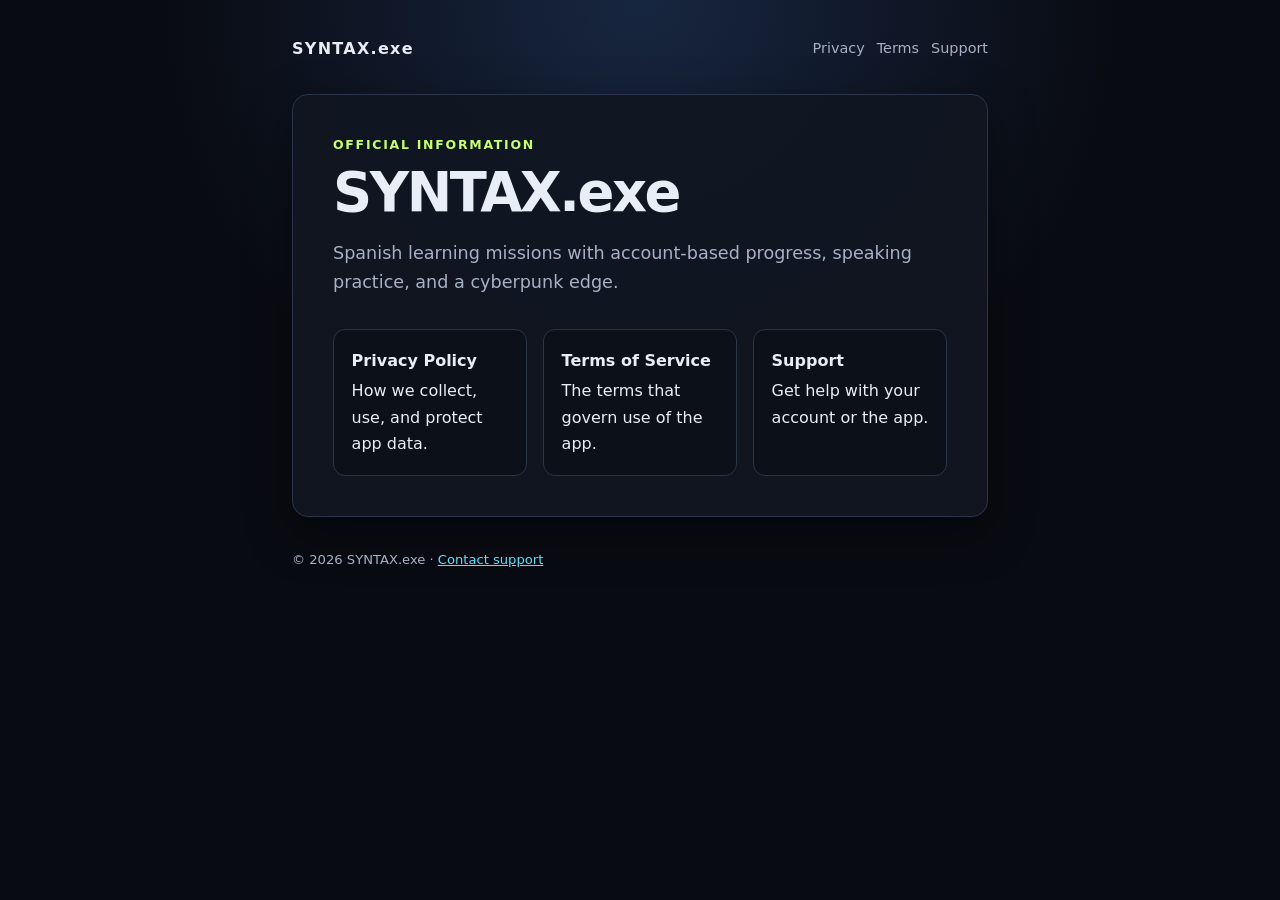
<file: index.html>
<!doctype html>
<html lang="en">
  <head>
    <meta charset="utf-8" />
    <meta name="viewport" content="width=device-width, initial-scale=1" />
    <meta name="description" content="Official legal and support information for SYNTAX.exe." />
    <title>SYNTAX.exe</title>
    <link rel="icon" href="assets/favicon.svg" type="image/svg+xml" />
    <link rel="stylesheet" href="assets/site.css" />
  </head>
  <body>
    <main class="shell">
      <header class="site-header">
        <a class="brand" href="index.html">SYNTAX.exe</a>
        <nav aria-label="Primary">
          <a href="privacy/index.html">Privacy</a><a href="terms/index.html">Terms</a
          ><a href="support/index.html">Support</a>
        </nav>
      </header>
      <section class="panel">
        <p class="eyebrow">OFFICIAL INFORMATION</p>
        <h1>SYNTAX.exe</h1>
        <p class="lede">
          Spanish learning missions with account-based progress, speaking practice, and a cyberpunk
          edge.
        </p>
        <div class="cards">
          <a class="card" href="privacy/index.html"
            ><strong>Privacy Policy</strong>How we collect, use, and protect app data.</a
          >
          <a class="card" href="terms/index.html"
            ><strong>Terms of Service</strong>The terms that govern use of the app.</a
          >
          <a class="card" href="support/index.html"
            ><strong>Support</strong>Get help with your account or the app.</a
          >
        </div>
      </section>
      <footer>© 2026 SYNTAX.exe · <a href="support/index.html">Contact support</a></footer>
    </main>
  </body>
</html>
</file>
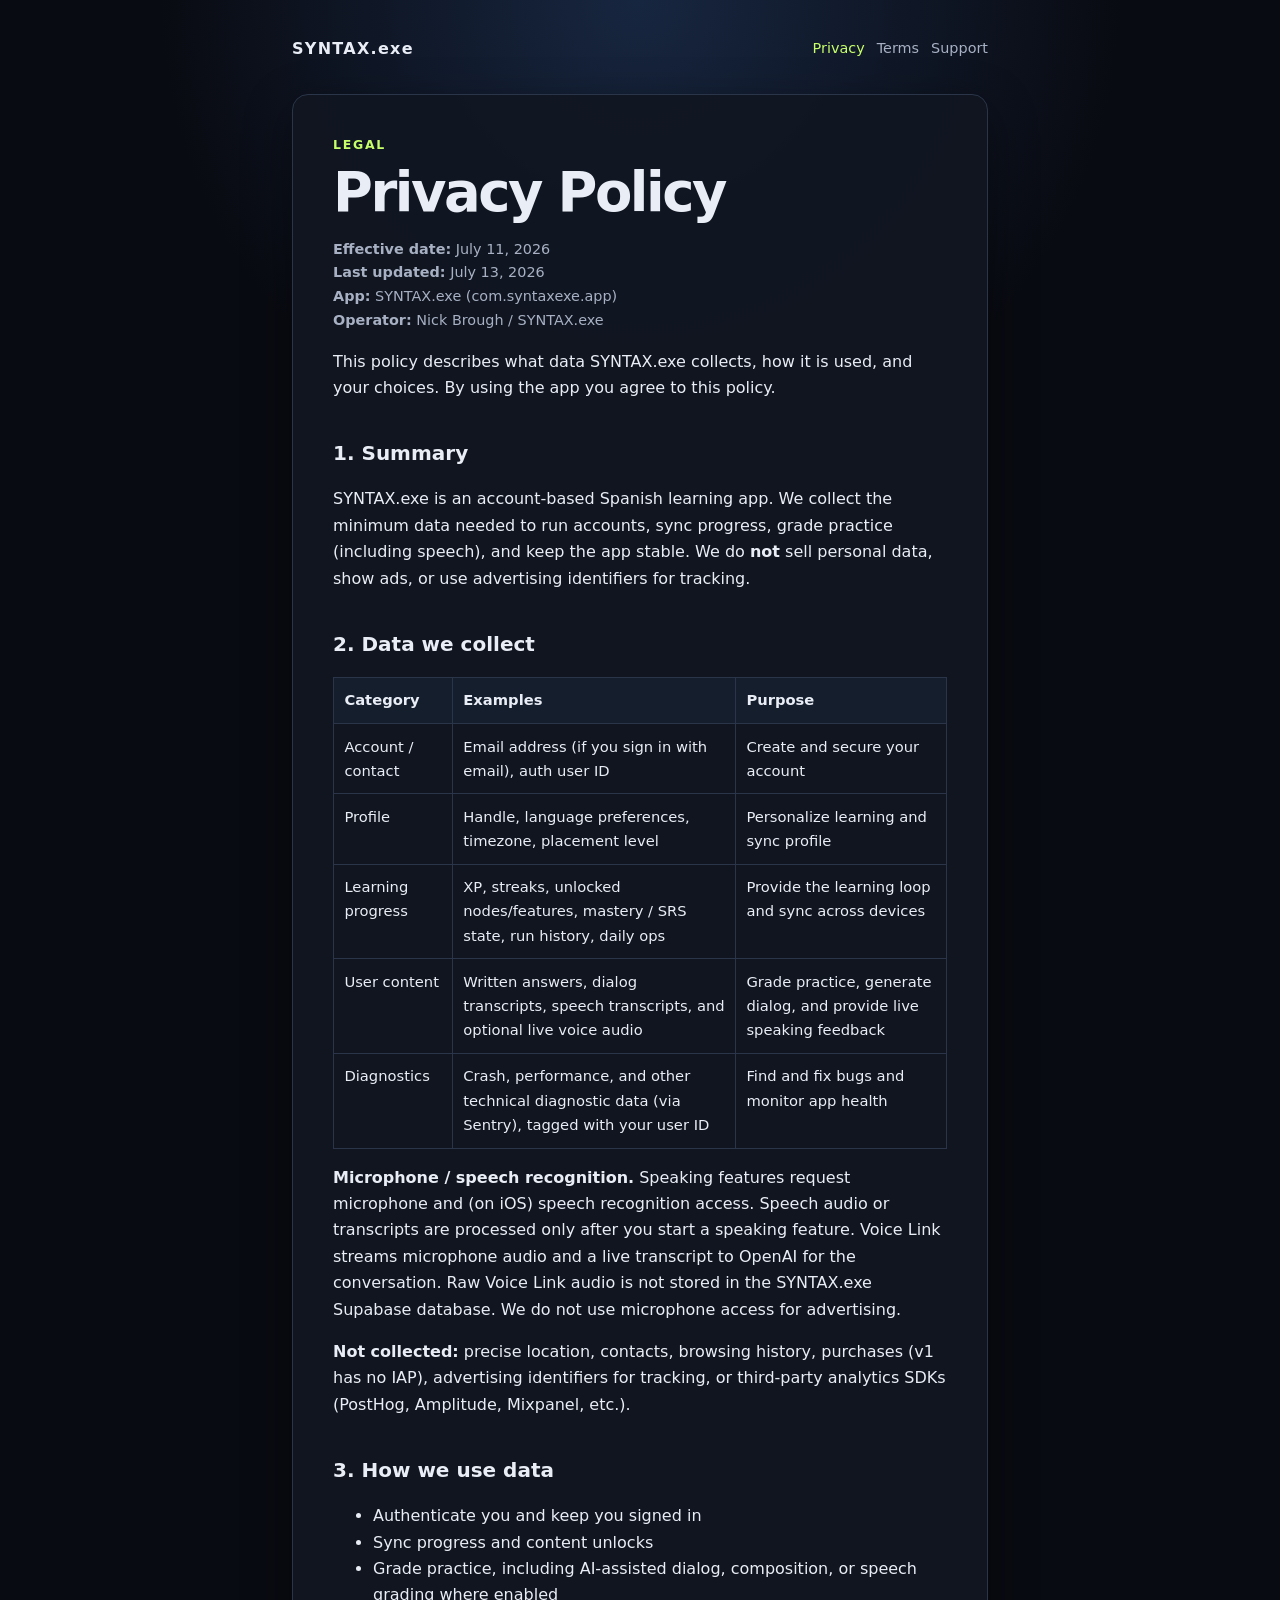
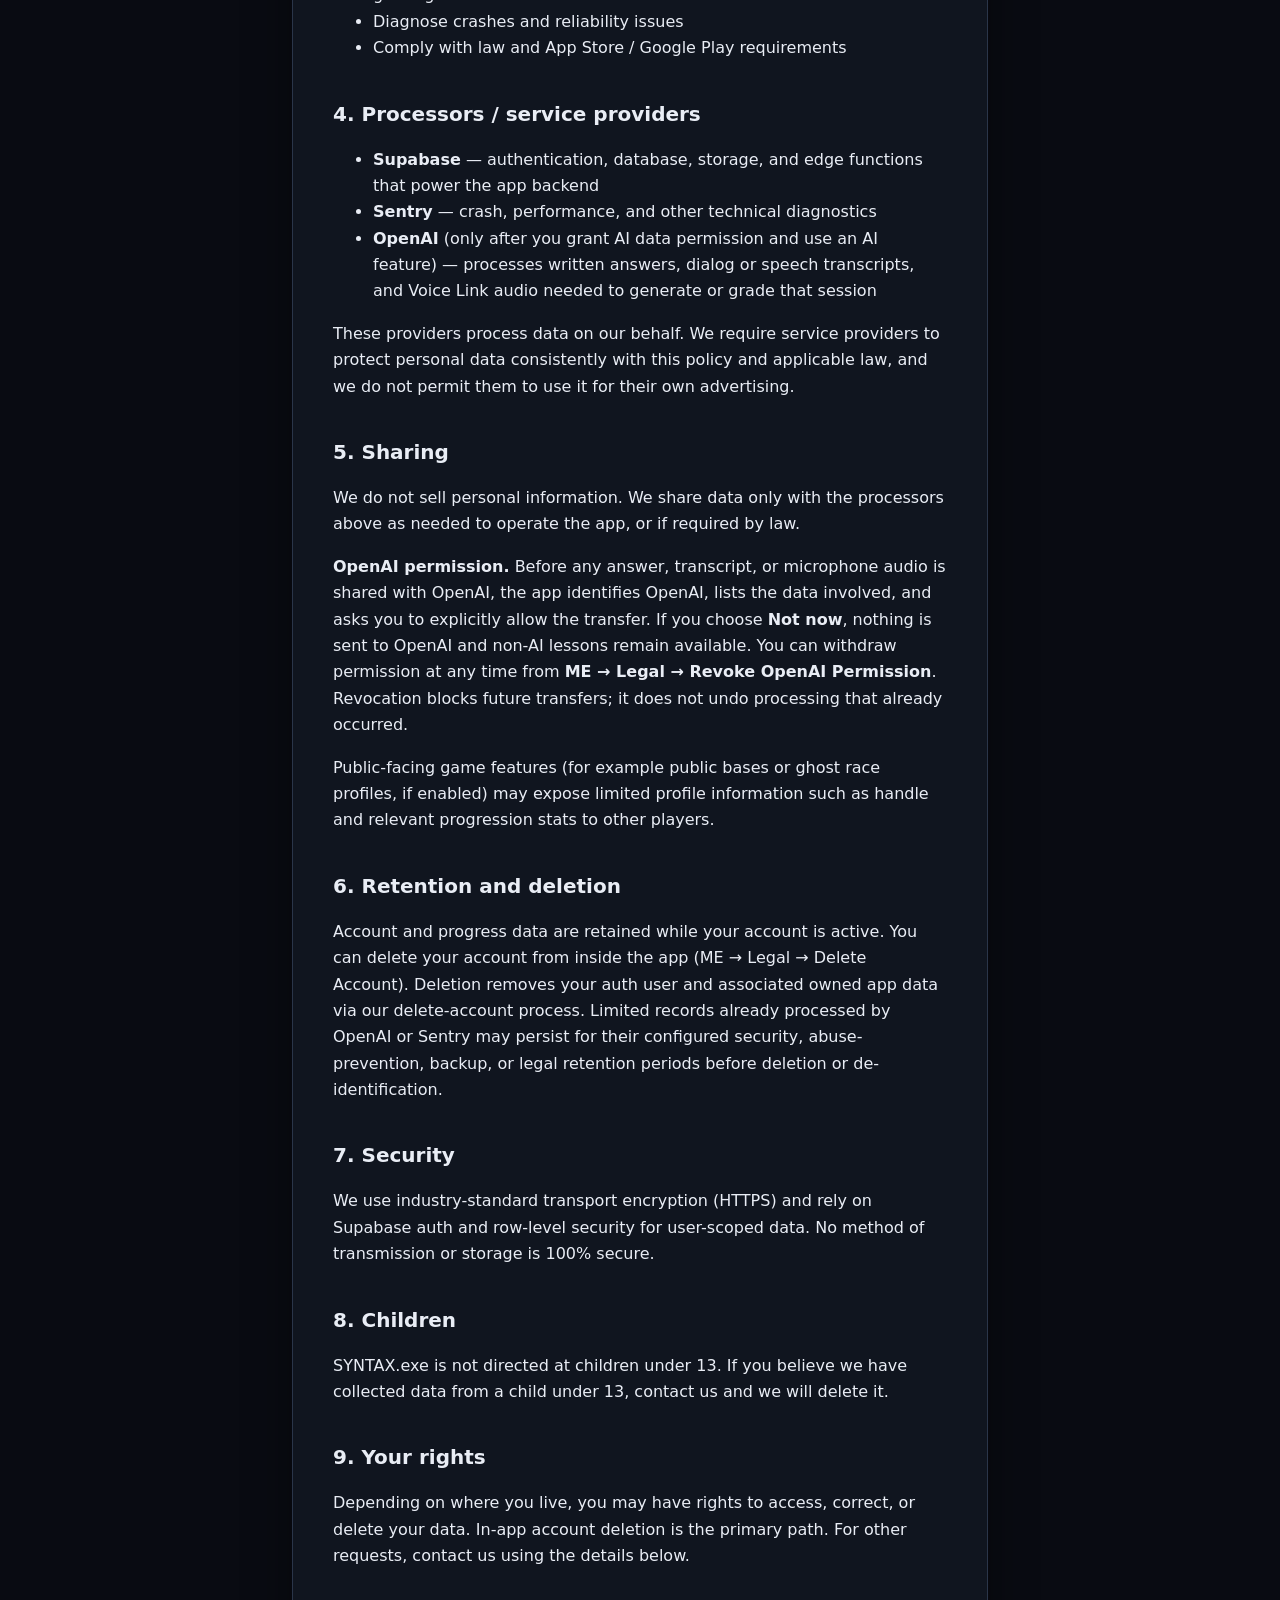
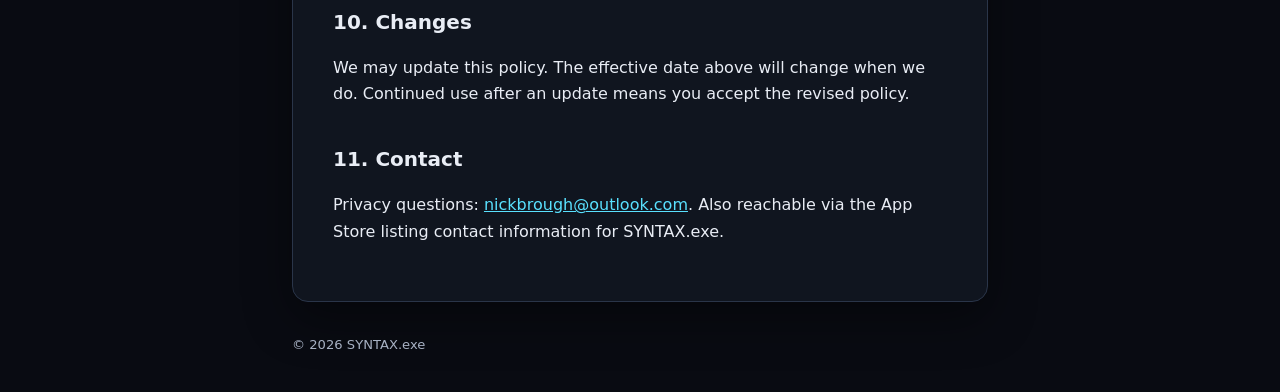
<file: privacy/index.html>
<!doctype html>
<html lang="en">
  <head>
    <meta charset="utf-8" />
    <meta name="viewport" content="width=device-width, initial-scale=1" />
    <meta name="description" content="Privacy Policy for SYNTAX.exe." />
    <title>Privacy Policy — SYNTAX.exe</title>
    <link rel="icon" href="../assets/favicon.svg" type="image/svg+xml" />
    <link rel="stylesheet" href="../assets/site.css" />
  </head>
  <body>
    <main class="shell">
      <header class="site-header">
        <a class="brand" href="../index.html">SYNTAX.exe</a>
        <nav aria-label="Primary">
          <a aria-current="page" href="index.html">Privacy</a><a href="../terms/index.html">Terms</a
          ><a href="../support/index.html">Support</a>
        </nav>
      </header>
      <article class="panel">
        <p class="eyebrow">LEGAL</p>
        <h1>Privacy Policy</h1>
        <p class="meta">
          <strong>Effective date:</strong> July 11, 2026<br /><strong>Last updated:</strong> July
          13, 2026<br /><strong>App:</strong> SYNTAX.exe (com.syntaxexe.app)<br /><strong
            >Operator:</strong
          >
          Nick Brough / SYNTAX.exe
        </p>
        <p>
          This policy describes what data SYNTAX.exe collects, how it is used, and your choices. By
          using the app you agree to this policy.
        </p>
        <h2>1. Summary</h2>
        <p>
          SYNTAX.exe is an account-based Spanish learning app. We collect the minimum data needed to
          run accounts, sync progress, grade practice (including speech), and keep the app stable.
          We do <strong>not</strong> sell personal data, show ads, or use advertising identifiers
          for tracking.
        </p>
        <h2>2. Data we collect</h2>
        <table>
          <thead>
            <tr>
              <th>Category</th>
              <th>Examples</th>
              <th>Purpose</th>
            </tr>
          </thead>
          <tbody>
            <tr>
              <td>Account / contact</td>
              <td>Email address (if you sign in with email), auth user ID</td>
              <td>Create and secure your account</td>
            </tr>
            <tr>
              <td>Profile</td>
              <td>Handle, language preferences, timezone, placement level</td>
              <td>Personalize learning and sync profile</td>
            </tr>
            <tr>
              <td>Learning progress</td>
              <td>
                XP, streaks, unlocked nodes/features, mastery / SRS state, run history, daily ops
              </td>
              <td>Provide the learning loop and sync across devices</td>
            </tr>
            <tr>
              <td>User content</td>
              <td>
                Written answers, dialog transcripts, speech transcripts, and optional live voice
                audio
              </td>
              <td>Grade practice, generate dialog, and provide live speaking feedback</td>
            </tr>
            <tr>
              <td>Diagnostics</td>
              <td>
                Crash, performance, and other technical diagnostic data (via Sentry), tagged with
                your user ID
              </td>
              <td>Find and fix bugs and monitor app health</td>
            </tr>
          </tbody>
        </table>
        <p>
          <strong>Microphone / speech recognition.</strong> Speaking features request microphone and
          (on iOS) speech recognition access. Speech audio or transcripts are processed only after
          you start a speaking feature. Voice Link streams microphone audio and a live transcript to
          OpenAI for the conversation. Raw Voice Link audio is not stored in the SYNTAX.exe Supabase
          database. We do not use microphone access for advertising.
        </p>
        <p>
          <strong>Not collected:</strong> precise location, contacts, browsing history, purchases
          (v1 has no IAP), advertising identifiers for tracking, or third-party analytics SDKs
          (PostHog, Amplitude, Mixpanel, etc.).
        </p>
        <h2>3. How we use data</h2>
        <ul>
          <li>Authenticate you and keep you signed in</li>
          <li>Sync progress and content unlocks</li>
          <li>
            Grade practice, including AI-assisted dialog, composition, or speech grading where
            enabled
          </li>
          <li>Diagnose crashes and reliability issues</li>
          <li>Comply with law and App Store / Google Play requirements</li>
        </ul>
        <h2>4. Processors / service providers</h2>
        <ul>
          <li>
            <strong>Supabase</strong> — authentication, database, storage, and edge functions that
            power the app backend
          </li>
          <li><strong>Sentry</strong> — crash, performance, and other technical diagnostics</li>
          <li>
            <strong>OpenAI</strong> (only after you grant AI data permission and use an AI feature)
            — processes written answers, dialog or speech transcripts, and Voice Link audio needed
            to generate or grade that session
          </li>
        </ul>
        <p>
          These providers process data on our behalf. We require service providers to protect
          personal data consistently with this policy and applicable law, and we do not permit them
          to use it for their own advertising.
        </p>
        <h2>5. Sharing</h2>
        <p>
          We do not sell personal information. We share data only with the processors above as
          needed to operate the app, or if required by law.
        </p>
        <p>
          <strong>OpenAI permission.</strong> Before any answer, transcript, or microphone audio is
          shared with OpenAI, the app identifies OpenAI, lists the data involved, and asks you to
          explicitly allow the transfer. If you choose <strong>Not now</strong>, nothing is sent to
          OpenAI and non-AI lessons remain available. You can withdraw permission at any time from
          <strong>ME → Legal → Revoke OpenAI Permission</strong>. Revocation blocks future
          transfers; it does not undo processing that already occurred.
        </p>
        <p>
          Public-facing game features (for example public bases or ghost race profiles, if enabled)
          may expose limited profile information such as handle and relevant progression stats to
          other players.
        </p>
        <h2>6. Retention and deletion</h2>
        <p>
          Account and progress data are retained while your account is active. You can delete your
          account from inside the app (ME → Legal → Delete Account). Deletion removes your auth user
          and associated owned app data via our delete-account process. Limited records already
          processed by OpenAI or Sentry may persist for their configured security, abuse-prevention,
          backup, or legal retention periods before deletion or de-identification.
        </p>
        <h2>7. Security</h2>
        <p>
          We use industry-standard transport encryption (HTTPS) and rely on Supabase auth and
          row-level security for user-scoped data. No method of transmission or storage is 100%
          secure.
        </p>
        <h2>8. Children</h2>
        <p>
          SYNTAX.exe is not directed at children under 13. If you believe we have collected data
          from a child under 13, contact us and we will delete it.
        </p>
        <h2>9. Your rights</h2>
        <p>
          Depending on where you live, you may have rights to access, correct, or delete your data.
          In-app account deletion is the primary path. For other requests, contact us using the
          details below.
        </p>
        <h2>10. Changes</h2>
        <p>
          We may update this policy. The effective date above will change when we do. Continued use
          after an update means you accept the revised policy.
        </p>
        <h2>11. Contact</h2>
        <p>
          Privacy questions: <a href="mailto:nickbrough@outlook.com">nickbrough@outlook.com</a>. Also
          reachable via the App Store listing contact information for SYNTAX.exe.
        </p>
      </article>
      <footer>© 2026 SYNTAX.exe</footer>
    </main>
  </body>
</html>
</file>
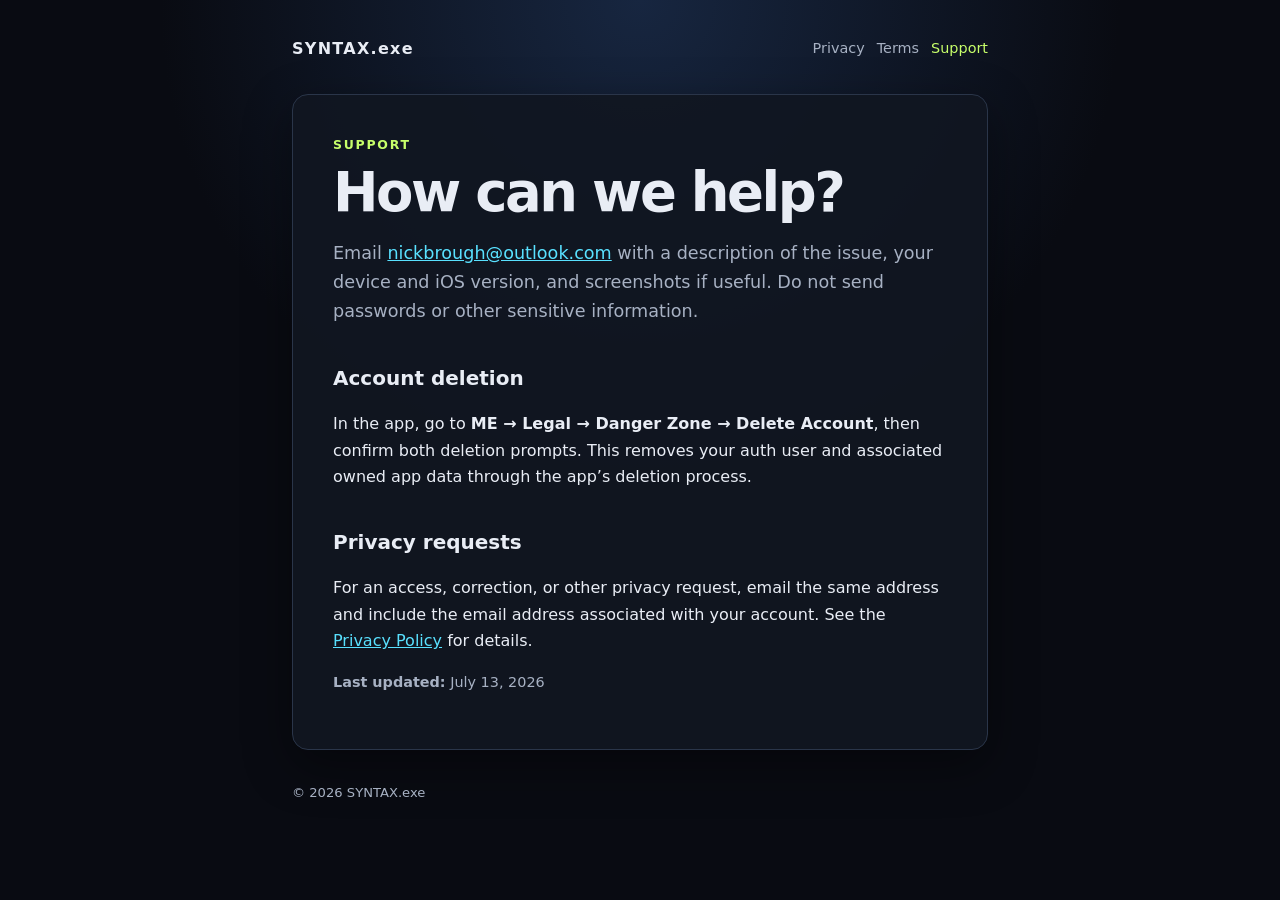
<file: support/index.html>
<!doctype html>
<html lang="en">
  <head>
    <meta charset="utf-8" />
    <meta name="viewport" content="width=device-width, initial-scale=1" />
    <meta name="description" content="Support for SYNTAX.exe." />
    <title>Support — SYNTAX.exe</title>
    <link rel="icon" href="../assets/favicon.svg" type="image/svg+xml" />
    <link rel="stylesheet" href="../assets/site.css" />
  </head>
  <body>
    <main class="shell">
      <header class="site-header">
        <a class="brand" href="../index.html">SYNTAX.exe</a>
        <nav aria-label="Primary">
          <a href="../privacy/index.html">Privacy</a><a href="../terms/index.html">Terms</a
          ><a aria-current="page" href="index.html">Support</a>
        </nav>
      </header>
      <article class="panel">
        <p class="eyebrow">SUPPORT</p>
        <h1>How can we help?</h1>
        <p class="lede">
          Email <a href="mailto:nickbrough@outlook.com">nickbrough@outlook.com</a> with a description
          of the issue, your device and iOS version, and screenshots if useful. Do not send
          passwords or other sensitive information.
        </p>
        <h2>Account deletion</h2>
        <p>
          In the app, go to <strong>ME → Legal → Danger Zone → Delete Account</strong>, then confirm
          both deletion prompts. This removes your auth user and associated owned app data through
          the app’s deletion process.
        </p>
        <h2>Privacy requests</h2>
        <p>
          For an access, correction, or other privacy request, email the same address and include
          the email address associated with your account. See the
          <a href="../privacy/index.html">Privacy Policy</a> for details.
        </p>
        <p class="meta"><strong>Last updated:</strong> July 13, 2026</p>
      </article>
      <footer>© 2026 SYNTAX.exe</footer>
    </main>
  </body>
</html>
</file>
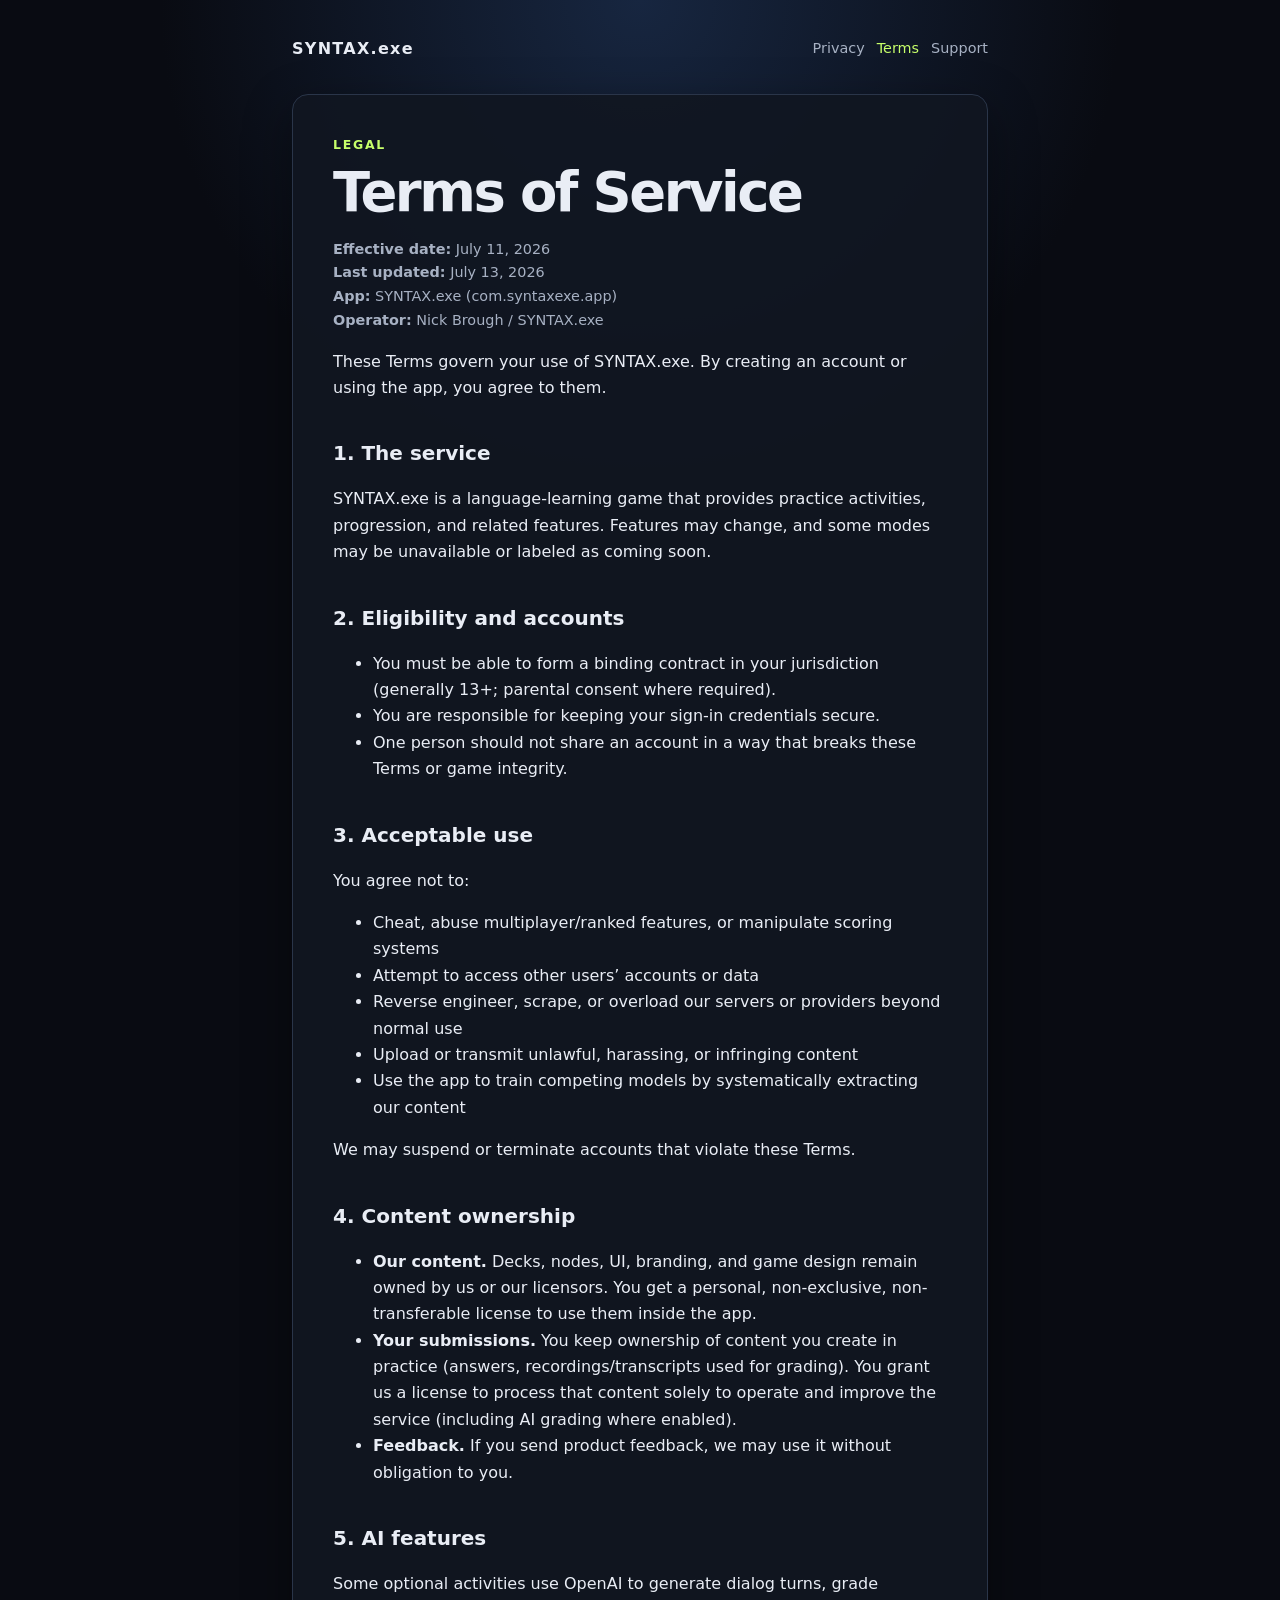
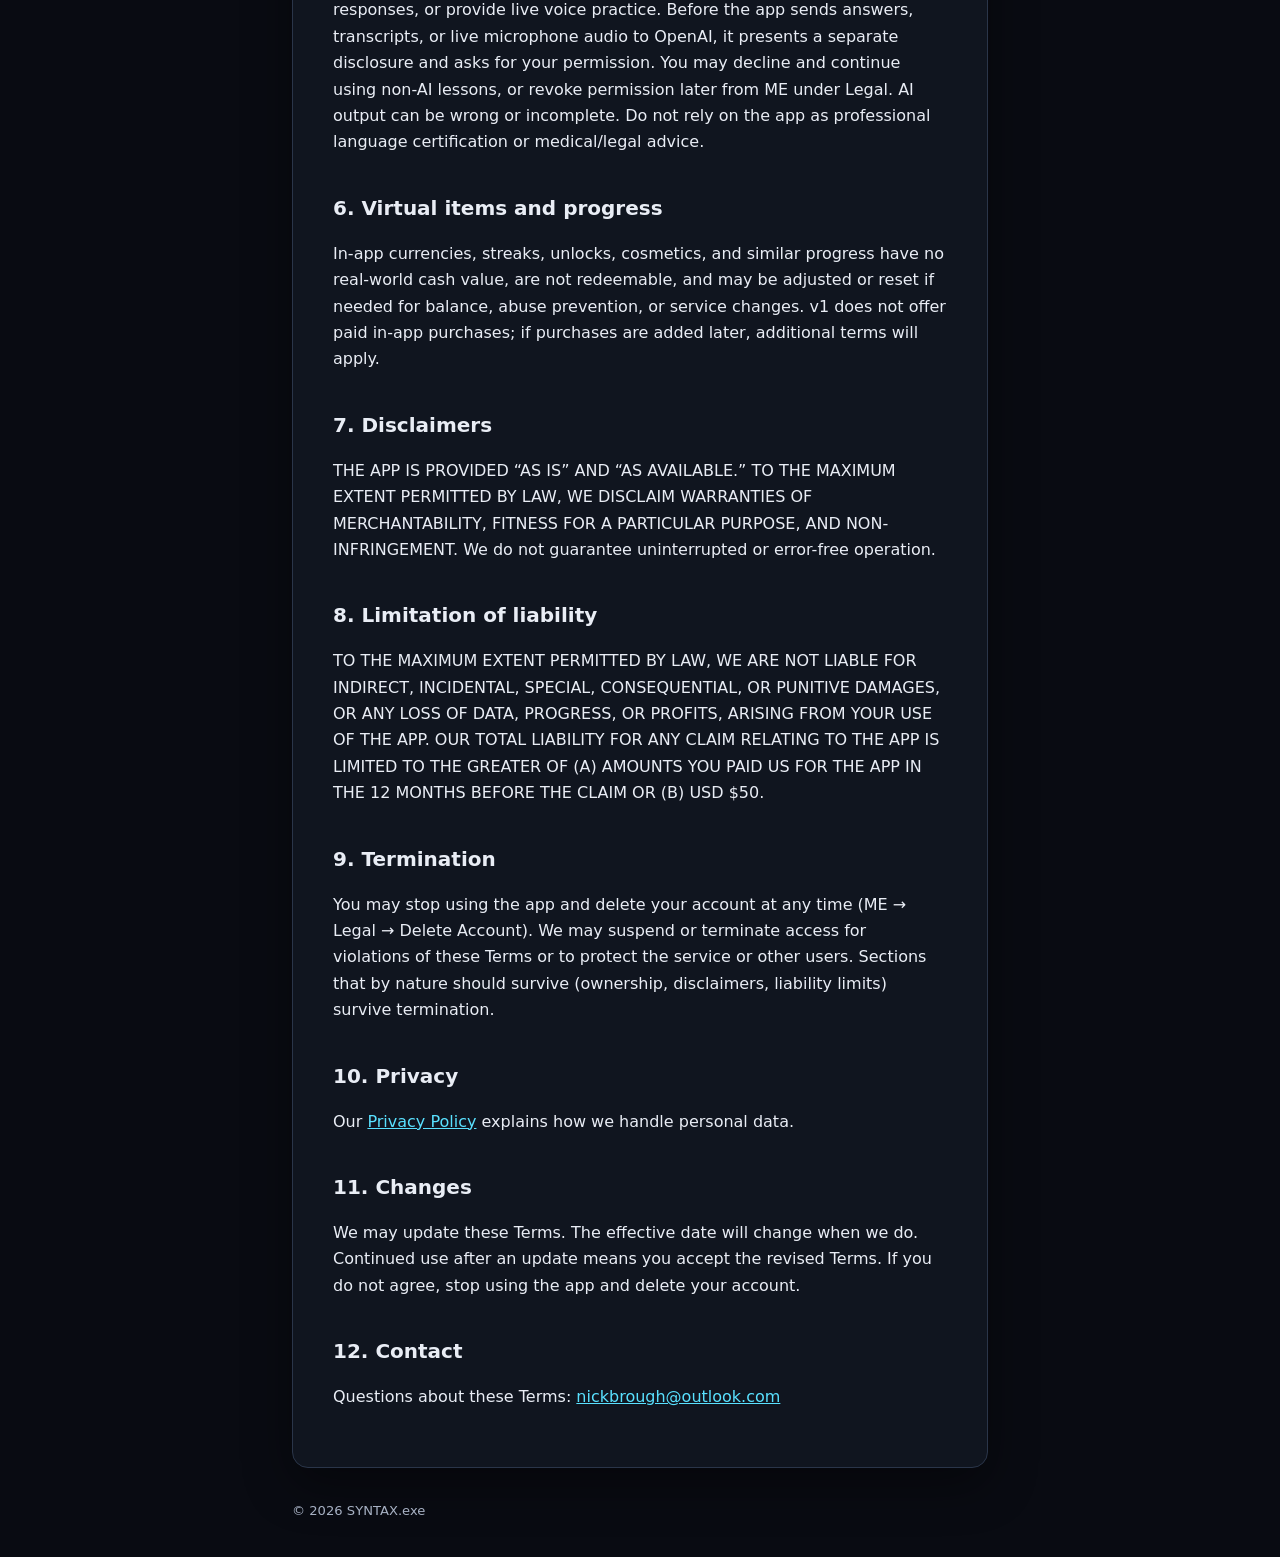
<file: terms/index.html>
<!doctype html>
<html lang="en">
  <head>
    <meta charset="utf-8" />
    <meta name="viewport" content="width=device-width, initial-scale=1" />
    <meta name="description" content="Terms of Service for SYNTAX.exe." />
    <title>Terms of Service — SYNTAX.exe</title>
    <link rel="icon" href="../assets/favicon.svg" type="image/svg+xml" />
    <link rel="stylesheet" href="../assets/site.css" />
  </head>
  <body>
    <main class="shell">
      <header class="site-header">
        <a class="brand" href="../index.html">SYNTAX.exe</a>
        <nav aria-label="Primary">
          <a href="../privacy/index.html">Privacy</a
          ><a aria-current="page" href="index.html">Terms</a
          ><a href="../support/index.html">Support</a>
        </nav>
      </header>
      <article class="panel">
        <p class="eyebrow">LEGAL</p>
        <h1>Terms of Service</h1>
        <p class="meta">
          <strong>Effective date:</strong> July 11, 2026<br /><strong>Last updated:</strong> July
          13, 2026<br /><strong>App:</strong> SYNTAX.exe (com.syntaxexe.app)<br /><strong
            >Operator:</strong
          >
          Nick Brough / SYNTAX.exe
        </p>
        <p>
          These Terms govern your use of SYNTAX.exe. By creating an account or using the app, you
          agree to them.
        </p>
        <h2>1. The service</h2>
        <p>
          SYNTAX.exe is a language-learning game that provides practice activities, progression, and
          related features. Features may change, and some modes may be unavailable or labeled as
          coming soon.
        </p>
        <h2>2. Eligibility and accounts</h2>
        <ul>
          <li>
            You must be able to form a binding contract in your jurisdiction (generally 13+;
            parental consent where required).
          </li>
          <li>You are responsible for keeping your sign-in credentials secure.</li>
          <li>
            One person should not share an account in a way that breaks these Terms or game
            integrity.
          </li>
        </ul>
        <h2>3. Acceptable use</h2>
        <p>You agree not to:</p>
        <ul>
          <li>Cheat, abuse multiplayer/ranked features, or manipulate scoring systems</li>
          <li>Attempt to access other users’ accounts or data</li>
          <li>Reverse engineer, scrape, or overload our servers or providers beyond normal use</li>
          <li>Upload or transmit unlawful, harassing, or infringing content</li>
          <li>Use the app to train competing models by systematically extracting our content</li>
        </ul>
        <p>We may suspend or terminate accounts that violate these Terms.</p>
        <h2>4. Content ownership</h2>
        <ul>
          <li>
            <strong>Our content.</strong> Decks, nodes, UI, branding, and game design remain owned
            by us or our licensors. You get a personal, non-exclusive, non-transferable license to
            use them inside the app.
          </li>
          <li>
            <strong>Your submissions.</strong> You keep ownership of content you create in practice
            (answers, recordings/transcripts used for grading). You grant us a license to process
            that content solely to operate and improve the service (including AI grading where
            enabled).
          </li>
          <li>
            <strong>Feedback.</strong> If you send product feedback, we may use it without
            obligation to you.
          </li>
        </ul>
        <h2>5. AI features</h2>
        <p>
          Some optional activities use OpenAI to generate dialog turns, grade responses, or provide
          live voice practice. Before the app sends answers, transcripts, or live microphone audio
          to OpenAI, it presents a separate disclosure and asks for your permission. You may decline
          and continue using non-AI lessons, or revoke permission later from ME under Legal. AI
          output can be wrong or incomplete. Do not rely on the app as professional language
          certification or medical/legal advice.
        </p>
        <h2>6. Virtual items and progress</h2>
        <p>
          In-app currencies, streaks, unlocks, cosmetics, and similar progress have no real-world
          cash value, are not redeemable, and may be adjusted or reset if needed for balance, abuse
          prevention, or service changes. v1 does not offer paid in-app purchases; if purchases are
          added later, additional terms will apply.
        </p>
        <h2>7. Disclaimers</h2>
        <p>
          THE APP IS PROVIDED “AS IS” AND “AS AVAILABLE.” TO THE MAXIMUM EXTENT PERMITTED BY LAW, WE
          DISCLAIM WARRANTIES OF MERCHANTABILITY, FITNESS FOR A PARTICULAR PURPOSE, AND
          NON-INFRINGEMENT. We do not guarantee uninterrupted or error-free operation.
        </p>
        <h2>8. Limitation of liability</h2>
        <p>
          TO THE MAXIMUM EXTENT PERMITTED BY LAW, WE ARE NOT LIABLE FOR INDIRECT, INCIDENTAL,
          SPECIAL, CONSEQUENTIAL, OR PUNITIVE DAMAGES, OR ANY LOSS OF DATA, PROGRESS, OR PROFITS,
          ARISING FROM YOUR USE OF THE APP. OUR TOTAL LIABILITY FOR ANY CLAIM RELATING TO THE APP IS
          LIMITED TO THE GREATER OF (A) AMOUNTS YOU PAID US FOR THE APP IN THE 12 MONTHS BEFORE THE
          CLAIM OR (B) USD $50.
        </p>
        <h2>9. Termination</h2>
        <p>
          You may stop using the app and delete your account at any time (ME → Legal → Delete
          Account). We may suspend or terminate access for violations of these Terms or to protect
          the service or other users. Sections that by nature should survive (ownership,
          disclaimers, liability limits) survive termination.
        </p>
        <h2>10. Privacy</h2>
        <p>
          Our <a href="../privacy/index.html">Privacy Policy</a> explains how we handle personal
          data.
        </p>
        <h2>11. Changes</h2>
        <p>
          We may update these Terms. The effective date will change when we do. Continued use after
          an update means you accept the revised Terms. If you do not agree, stop using the app and
          delete your account.
        </p>
        <h2>12. Contact</h2>
        <p>
          Questions about these Terms:
          <a href="mailto:nickbrough@outlook.com">nickbrough@outlook.com</a>
        </p>
      </article>
      <footer>© 2026 SYNTAX.exe</footer>
    </main>
  </body>
</html>
</file>
<file: assets/site.css>
:root {
  color-scheme: dark;
  --background: #090b12;
  --panel: #111621;
  --line: #2a3549;
  --text: #e9edf5;
  --muted: #a7b1c3;
  --cyan: #59e1ff;
  --green: #c7ff6a;
  --max-width: 46rem;
}

* { box-sizing: border-box; }

body {
  background: radial-gradient(circle at top, #172640 0, var(--background) 30rem);
  color: var(--text);
  font-family: Inter, ui-sans-serif, system-ui, -apple-system, BlinkMacSystemFont, "Segoe UI", sans-serif;
  line-height: 1.65;
  margin: 0;
  min-height: 100vh;
}

a { color: var(--cyan); }
a:focus-visible { outline: 3px solid var(--green); outline-offset: 3px; }

.shell { margin: 0 auto; max-width: var(--max-width); padding: 1.25rem; }

.site-header {
  align-items: center;
  display: flex;
  gap: 1rem;
  justify-content: space-between;
  padding: 1rem 0 2rem;
}

.brand { color: var(--text); font-weight: 800; letter-spacing: .08em; text-decoration: none; }

nav { display: flex; flex-wrap: wrap; gap: .75rem; }
nav a { color: var(--muted); font-size: .9rem; text-decoration: none; }
nav a:hover, nav a[aria-current="page"] { color: var(--green); }

.panel {
  background: color-mix(in srgb, var(--panel) 92%, transparent);
  border: 1px solid var(--line);
  border-radius: 16px;
  box-shadow: 0 1rem 3rem #0006;
  padding: clamp(1.25rem, 4vw, 2.5rem);
}

.eyebrow { color: var(--green); font-size: .78rem; font-weight: 700; letter-spacing: .14em; margin: 0 0 .5rem; }
h1 { font-size: clamp(2rem, 8vw, 3.4rem); letter-spacing: -.045em; line-height: 1.06; margin: 0 0 1rem; }
h2 { font-size: 1.25rem; margin: 2.25rem 0 .75rem; }
h3 { font-size: 1rem; margin: 1.5rem 0 .4rem; }
p, li { max-width: 70ch; }
.lede { color: var(--muted); font-size: 1.1rem; }
.meta { color: var(--muted); font-size: .9rem; }
.cards { display: grid; gap: 1rem; grid-template-columns: repeat(auto-fit, minmax(12rem, 1fr)); margin-top: 2rem; }
.card { background: #0b1019; border: 1px solid var(--line); border-radius: 12px; color: var(--text); padding: 1.1rem; text-decoration: none; }
.card:hover { border-color: var(--cyan); transform: translateY(-2px); }
.card strong { display: block; margin-bottom: .25rem; }
table { border-collapse: collapse; display: block; font-size: .92rem; margin: 1rem 0; overflow-x: auto; width: 100%; }
th, td { border: 1px solid var(--line); padding: .65rem; text-align: left; vertical-align: top; }
th { background: #151e2d; }
hr { border: 0; border-top: 1px solid var(--line); margin: 2rem 0; }
footer { color: var(--muted); font-size: .82rem; padding: 2rem 0 1rem; }

@media (max-width: 30rem) {
  .site-header { align-items: flex-start; flex-direction: column; padding-bottom: 1.25rem; }
  .panel { border-radius: 12px; }
}
</file>
